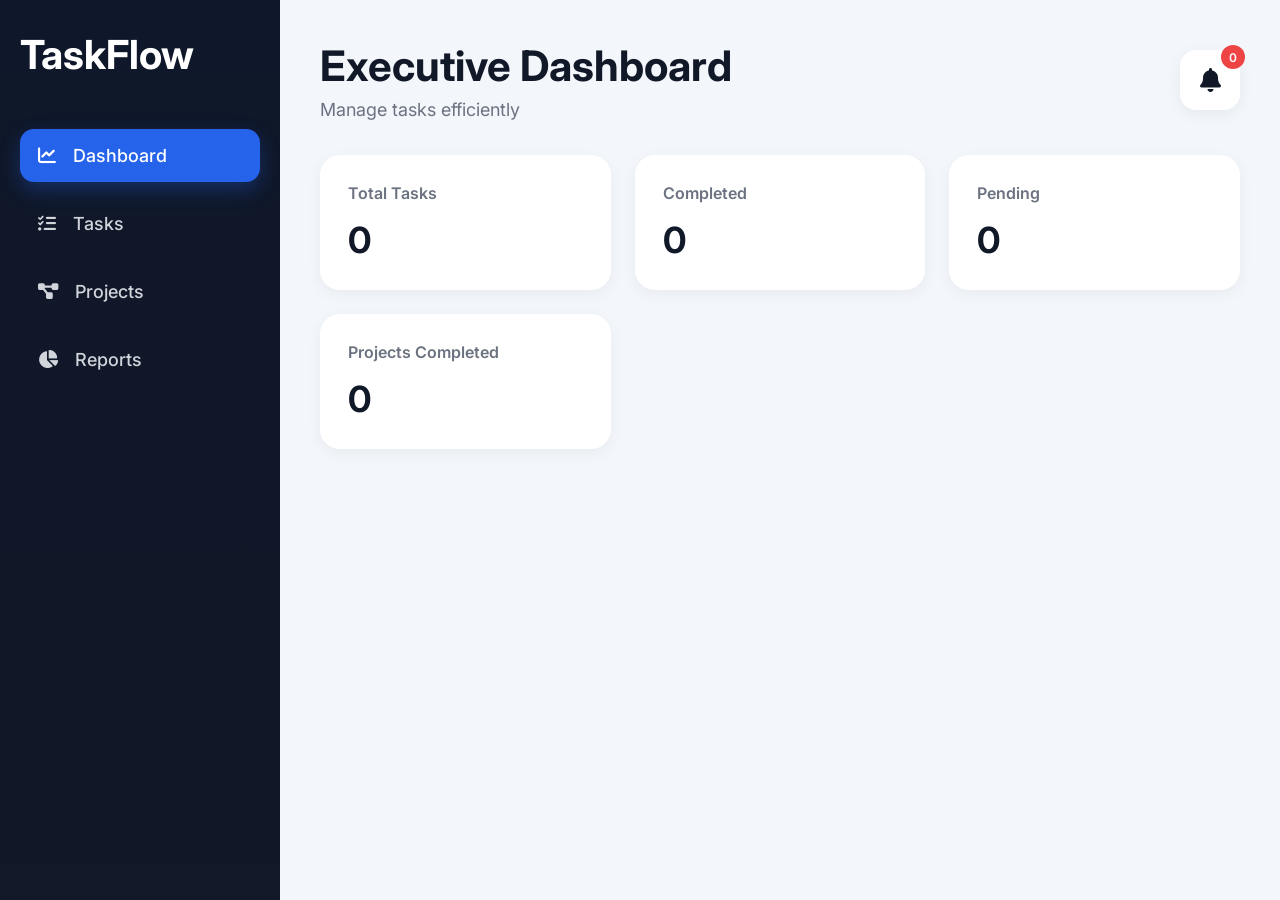
<file: index.html>
<!DOCTYPE html>
<html lang="en">
<head>
  <meta charset="UTF-8">
  <meta name="viewport" content="width=device-width, initial-scale=1.0">
  <title>Executive Dashboard</title>

  <link rel="stylesheet" href="css/style.css">

 <link
rel="stylesheet"
href="https://cdnjs.cloudflare.com/ajax/libs/font-awesome/6.5.1/css/all.min.css"
/>
</head>

<body>
<div class="page-content">
<div class="container">

  <!-- Sidebar -->
  <aside class="sidebar">

    <h2>TaskFlow</h2>

   <nav>

<a href="index.html" class="menu-link active">
<i class="fa-solid fa-chart-line"></i>
Dashboard
</a>

<a href="tasks.html" class="menu-link">
<i class="fa-solid fa-list-check"></i>
Tasks
</a>

<a href="projects.html" class="menu-link">
<i class="fa-solid fa-diagram-project"></i>
Projects
</a>

<a href="reports.html" class="menu-link">
<i class="fa-solid fa-chart-pie"></i>
Reports
</a>

</nav>

  </aside>

  <!-- Main -->
  <main class="main-content">

    <header class="topbar">

      <div>
        <h1>Executive Dashboard</h1>
        <p>Manage tasks efficiently</p>
      </div>

      <div class="notification">
        <i class="fa-solid fa-bell"></i>
        <span id="notificationCount">0</span>
      </div>

    </header>

    <!-- KPI -->
    <section class="kpi-grid">

      <div class="card">
        <h3>Total Tasks</h3>
        <h2 id="totalTasks">0</h2>
      </div>

      <div class="card">
        <h3>Completed</h3>
        <h2 id="completedTasks">0</h2>
      </div>

      <div class="card">
        <h3>Pending</h3>
        <h2 id="pendingTasks">0</h2>
      </div>

      <div class="card">
        <h3>Projects Completed</h3>
        <h2 id="projectCompleted">0</h2>
      </div>

    </section>

  </main>

</div>
</div>
<script src="js/app.js"></script>

</body>
</html>
</file>
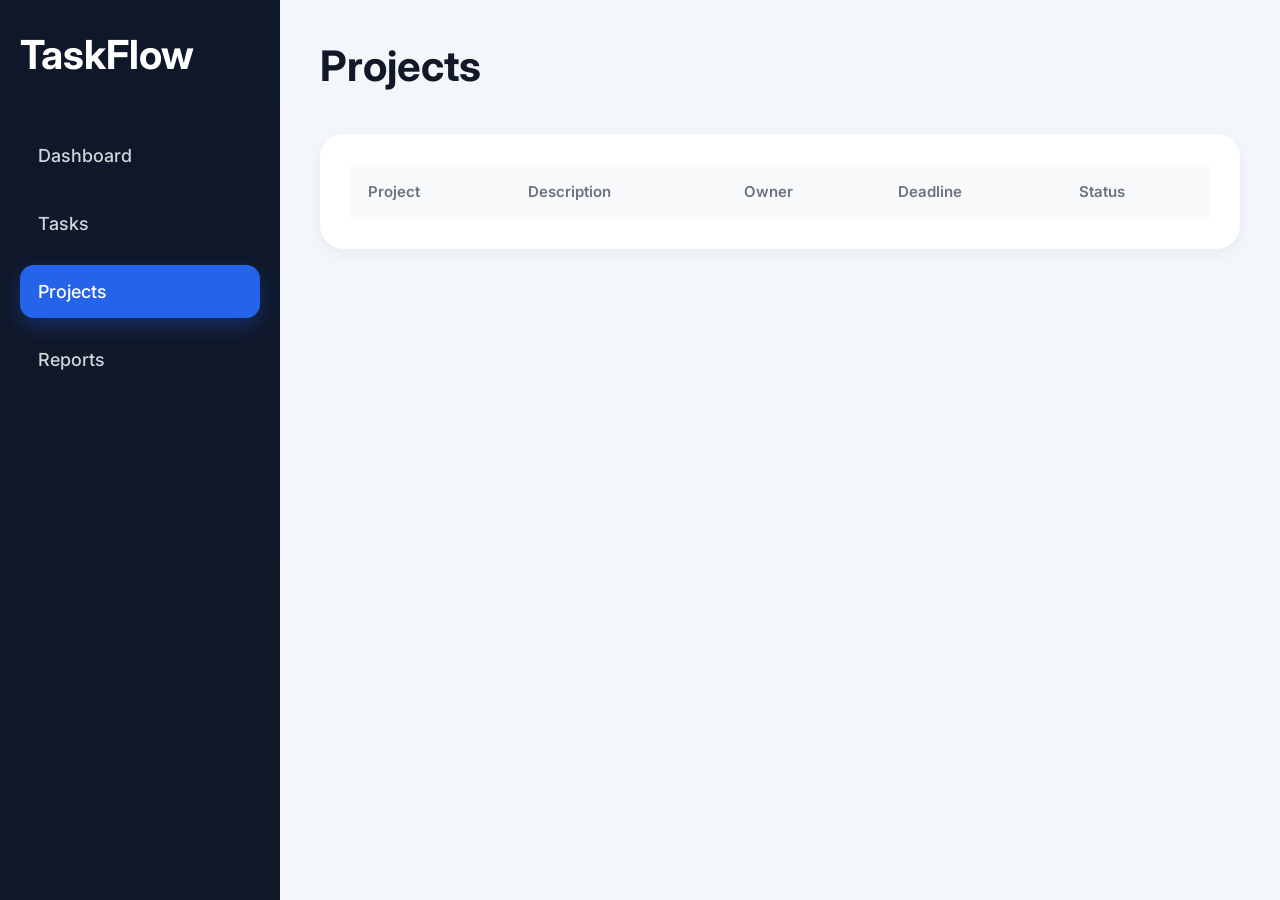
<file: project.html>
<!DOCTYPE html>
<html lang="en">
<head>
  <meta charset="UTF-8">
  <meta name="viewport" content="width=device-width, initial-scale=1.0">

  <title>Projects</title>

  <link rel="stylesheet" href="css/style.css">
</head>

<body>

<div class="container">

  <aside class="sidebar">

    <h2>TaskFlow</h2>

    <nav>

      <a href="index.html" class="menu-link">
        Dashboard
      </a>

      <a href="tasks.html" class="menu-link">
        Tasks
      </a>

      <a href="projects.html" class="menu-link active">
        Projects
      </a>

      <a href="reports.html" class="menu-link">
        Reports
      </a>

    </nav>

  </aside>

  <main class="main-content">

    <header class="topbar">
      <h1>Projects</h1>
    </header>

    <section class="table-section">

      <table>

        <thead>

          <tr>
            <th>Project</th>
            <th>Description</th>
            <th>Owner</th>
            <th>Deadline</th>
            <th>Status</th>
          </tr>

        </thead>

        <tbody id="projectTableBody"></tbody>

      </table>

    </section>

  </main>

</div>

<script src="js/projects.js"></script>

</body>
</html>
</file>
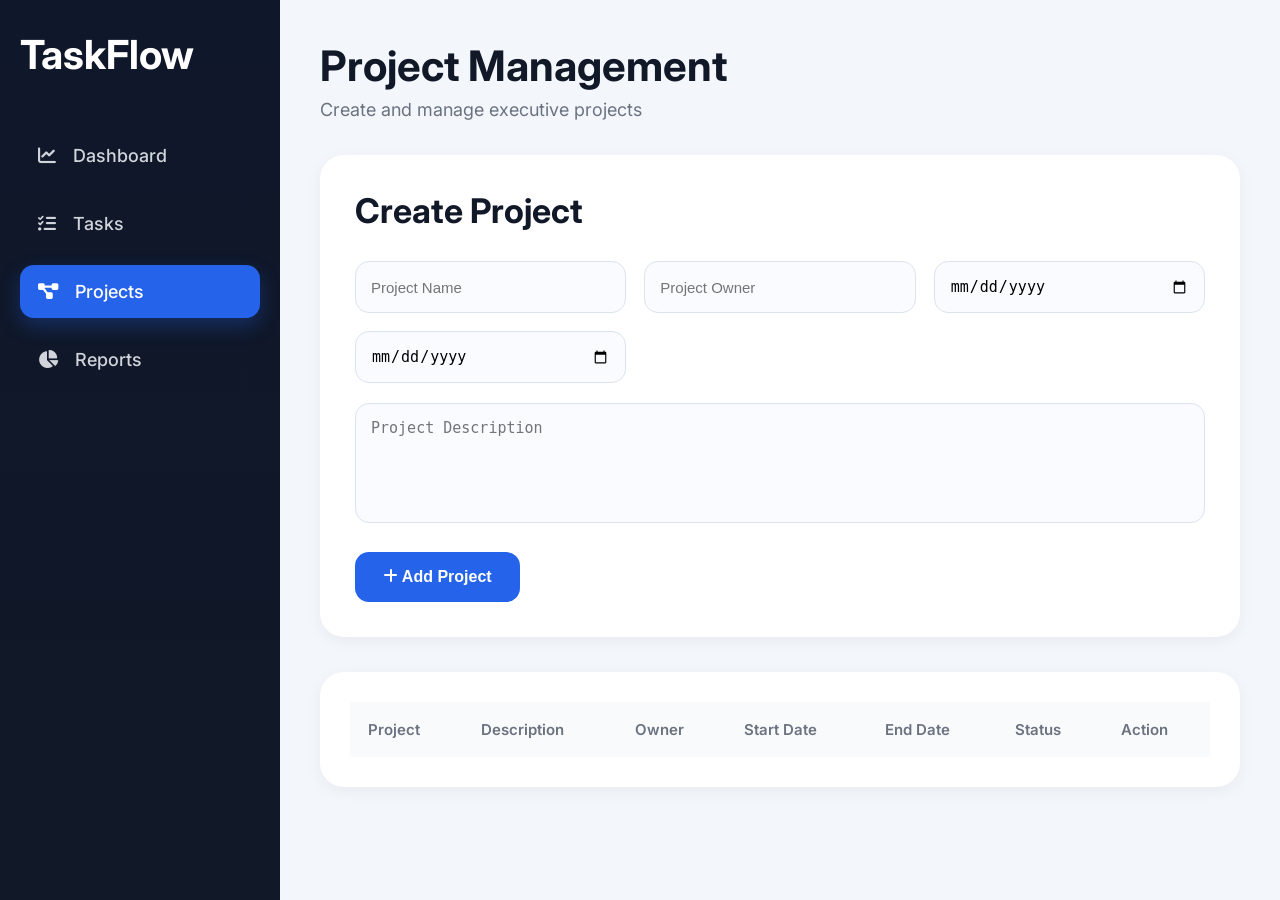
<file: projects.html>
<!DOCTYPE html>
<html lang="en">

<head>

  <meta charset="UTF-8">
  <meta name="viewport" content="width=device-width, initial-scale=1.0">

  <title>Projects</title>

  <link rel="stylesheet" href="css/style.css">

  <link
    rel="stylesheet"
    href="https://cdnjs.cloudflare.com/ajax/libs/font-awesome/6.5.1/css/all.min.css"
  />

</head>

<body>

<div class="container">

  <!-- Sidebar -->

  <aside class="sidebar">

    <h2>TaskFlow</h2>

    <nav>

      <a href="index.html" class="menu-link">
        <i class="fa-solid fa-chart-line"></i>
        Dashboard
      </a>

      <a href="tasks.html" class="menu-link">
        <i class="fa-solid fa-list-check"></i>
        Tasks
      </a>

      <a href="projects.html" class="menu-link active">
        <i class="fa-solid fa-diagram-project"></i>
        Projects
      </a>

      <a href="reports.html" class="menu-link">
        <i class="fa-solid fa-chart-pie"></i>
        Reports
      </a>

    </nav>

  </aside>

  <!-- Main -->

  <main class="main-content">

    <div class="page-content">

      <!-- Header -->

      <header class="topbar">

        <div>
          <h1>Project Management</h1>
          <p>Create and manage executive projects</p>
        </div>

      </header>

      <!-- Project Form -->

      <section class="task-form-container">

        <h2>Create Project</h2>

        <form id="projectForm">

          <div class="grid">

            <input
              type="text"
              id="projectName"
              placeholder="Project Name"
              required
            >

            <input
              type="text"
              id="projectOwner"
              placeholder="Project Owner"
              required
            >

            <input
              type="date"
              id="projectStartDate"
              required
            >

            <input
              type="date"
              id="projectEndDate"
              required
            >

          </div>

          <textarea
            id="projectDescription"
            placeholder="Project Description"
          ></textarea>

          <button type="submit" class="primary-btn">

            <i class="fa-solid fa-plus"></i>
            Add Project

          </button>

        </form>

      </section>

      <!-- Project Table -->

      <section class="table-section">

        <table>

          <thead>

            <tr>

              <th>Project</th>
              <th>Description</th>
              <th>Owner</th>
              <th>Start Date</th>
              <th>End Date</th>
              <th>Status</th>
              <th>Action</th>

            </tr>

          </thead>

          <tbody id="projectTableBody"></tbody>

        </table>

      </section>

    </div>

  </main>

</div>

<script src="js/projects.js"></script>

</body>
</html>
</file>
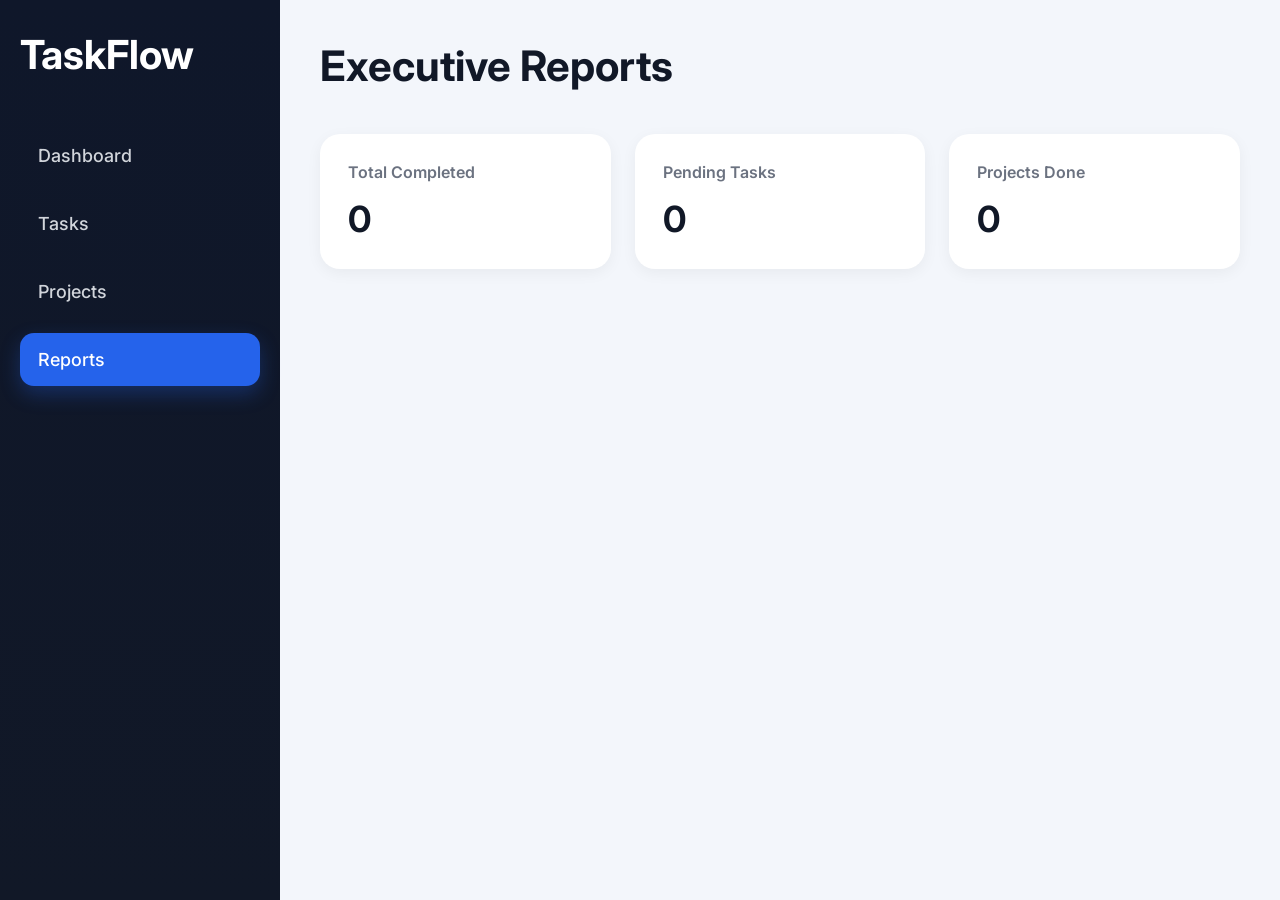
<file: reports.html>
<!DOCTYPE html>
<html lang="en">
<head>
  <meta charset="UTF-8">
  <meta name="viewport" content="width=device-width, initial-scale=1.0">

  <title>Reports</title>

  <link rel="stylesheet" href="css/style.css">
</head>

<body>

<div class="container">

  <aside class="sidebar">

    <h2>TaskFlow</h2>

    <nav>

      <a href="index.html" class="menu-link">
        Dashboard
      </a>

      <a href="tasks.html" class="menu-link">
        Tasks
      </a>

      <a href="projects.html" class="menu-link">
        Projects
      </a>

      <a href="reports.html" class="menu-link active">
        Reports
      </a>

    </nav>

  </aside>

  <main class="main-content">

    <header class="topbar">
      <h1>Executive Reports</h1>
    </header>

    <section class="kpi-grid">

      <div class="card">
        <h3>Total Completed</h3>
        <h2 id="reportCompleted">0</h2>
      </div>

      <div class="card">
        <h3>Pending Tasks</h3>
        <h2 id="reportPending">0</h2>
      </div>

      <div class="card">
        <h3>Projects Done</h3>
        <h2 id="reportProjects">0</h2>
      </div>

    </section>

  </main>

</div>

<script src="js/reports.js"></script>

</body>
</html>
</file>
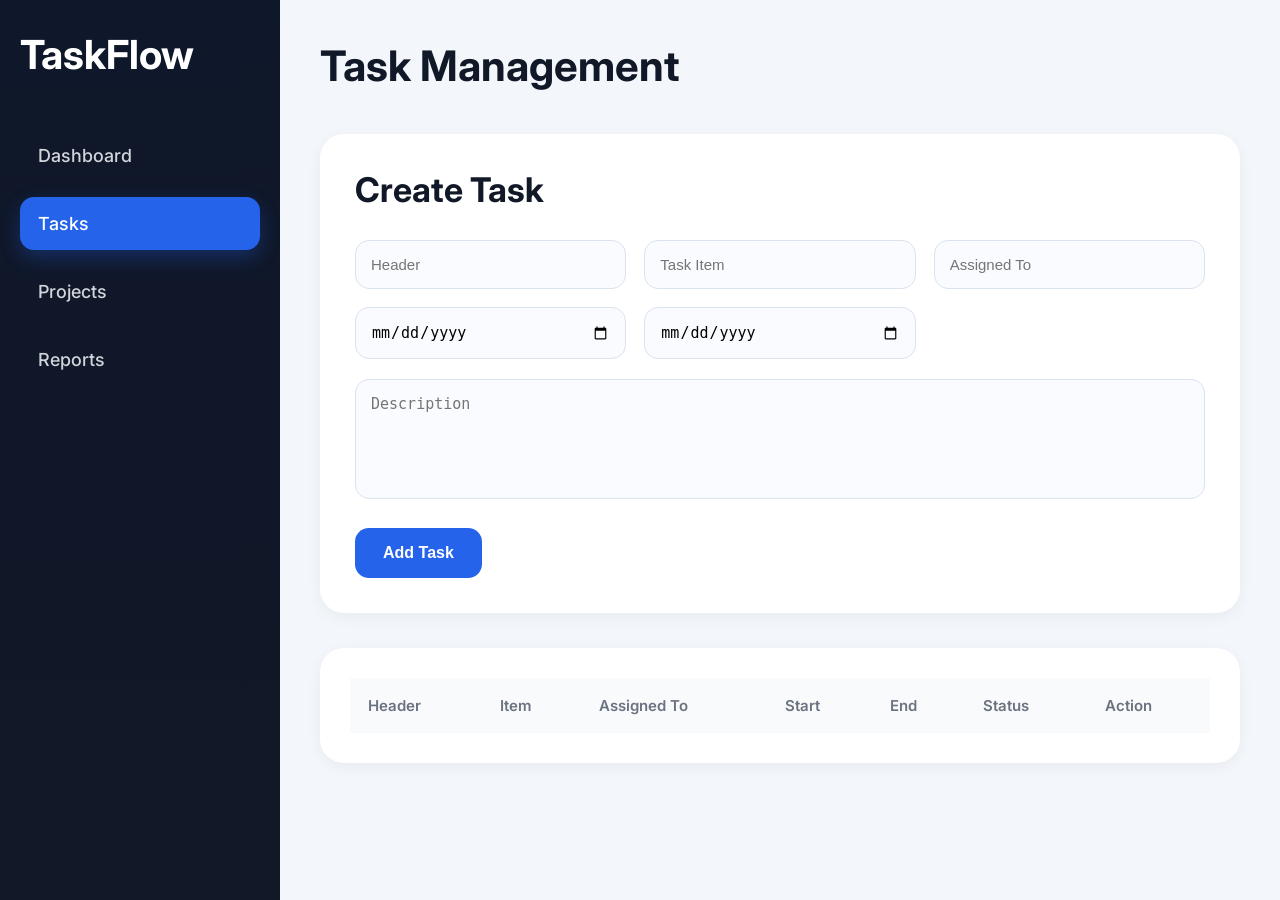
<file: task.html>
<!DOCTYPE html>
<html lang="en">
<head>
  <meta charset="UTF-8">
  <meta name="viewport" content="width=device-width, initial-scale=1.0">

  <title>Tasks</title>

  <link rel="stylesheet" href="css/style.css">

  <link
    rel="stylesheet"
    href="https://cdnjs.cloudflare.com/ajax/libs/font-awesome/6.5.1/css/all.min.css"
  />
</head>

<body>

<div class="container">

  <aside class="sidebar">

    <h2>TaskFlow</h2>

    <nav>

      <a href="index.html" class="menu-link">
        Dashboard
      </a>

      <a href="tasks.html" class="menu-link active">
        Tasks
      </a>

      <a href="projects.html" class="menu-link">
        Projects
      </a>

      <a href="reports.html" class="menu-link">
        Reports
      </a>

    </nav>

  </aside>

  <main class="main-content">

    <header class="topbar">
      <h1>Task Management</h1>
    </header>

    <!-- Form -->
    <section class="task-form-container">

      <h2>Create Task</h2>

      <form id="taskForm">

        <div class="grid">

          <input type="text" id="header" placeholder="Header" required>

          <input type="text" id="item" placeholder="Task Item" required>

          <input type="text" id="assignedTo" placeholder="Assigned To">

          <input type="date" id="startDate">

          <input type="date" id="endDate">

        </div>

        <textarea
          id="description"
          placeholder="Description"
        ></textarea>

        <button type="submit" class="primary-btn">
          Add Task
        </button>

      </form>

    </section>

    <!-- Table -->
    <section class="table-section">

      <table>

        <thead>

          <tr>
            <th>Header</th>
            <th>Item</th>
            <th>Assigned To</th>
            <th>Start</th>
            <th>End</th>
            <th>Status</th>
            <th>Action</th>
          </tr>

        </thead>

        <tbody id="taskTableBody"></tbody>

      </table>

    </section>

  </main>

</div>

<script src="js/tasks.js"></script>

</body>
</html>
</file>
<file: css/style.css>
@import url('https://fonts.googleapis.com/css2?family=Inter:wght@400;500;600;700&display=swap');

*{
    margin:0;
    padding:0;
    box-sizing:border-box;
}

.page-content{
    animation:fadeIn 0.4s ease;
}

@keyframes fadeIn{
    from{
        opacity:0;
        transform:translateY(10px);
    }

    to{
        opacity:1;
        transform:translateY(0);
    }
}

body{
    font-family:'Inter',sans-serif;
    background:#f3f6fb;
    color:#111827;
}

/* Layout */

.container{
    display:flex;
    min-height:100vh;
}

/* Sidebar */

.sidebar{
    width:280px;
    background:linear-gradient(180deg,#0f172a,#111827);
    color:white;
    padding:30px 20px;
    position:fixed;
    top:0;
    left:0;
    bottom:0;
}

.sidebar h2{
    font-size:40px;
    font-weight:700;
    margin-bottom:50px;
}

.sidebar nav{
    display:flex;
    flex-direction:column;
    gap:15px;
}

.menu-link{
    text-decoration:none;
    color:#d1d5db;
    padding:16px 18px;
    border-radius:14px;
    font-size:18px;
    font-weight:500;
    transition:0.3s;
}

.menu-link:hover{
    background:#1e293b;
    color:white;
}

.menu-link.active{
    background:#2563eb;
    color:white;
    box-shadow:0 8px 20px rgba(37,99,235,0.3);
}

/* Main */

.main-content{
    margin-left:280px;
    width:100%;
    padding:40px;
}

/* Header */

.topbar{
    display:flex;
    justify-content:space-between;
    align-items:center;
    margin-bottom:35px;
}

.topbar h1{
    font-size:42px;
    font-weight:700;
    margin-bottom:8px;
}

.topbar p{
    color:#6b7280;
    font-size:18px;
}

/* Notification */

.notification{
    position:relative;
    background:white;
    width:60px;
    height:60px;
    border-radius:16px;
    display:flex;
    justify-content:center;
    align-items:center;
    font-size:24px;
    box-shadow:0 4px 15px rgba(0,0,0,0.06);
}

.notification span{
    position:absolute;
    top:-5px;
    right:-5px;
    background:#ef4444;
    color:white;
    width:24px;
    height:24px;
    border-radius:50%;
    display:flex;
    justify-content:center;
    align-items:center;
    font-size:12px;
    font-weight:600;
}

/* KPI Cards */

.kpi-grid{
    display:grid;
    grid-template-columns:repeat(auto-fit,minmax(240px,1fr));
    gap:24px;
    margin-bottom:35px;
}

.card{
    background:white;
    border-radius:20px;
    padding:28px;
    box-shadow:0 4px 15px rgba(0,0,0,0.05);
    transition:0.3s;
}

.card:hover{
    transform:translateY(-4px);
}

.card h3{
    color:#6b7280;
    margin-bottom:15px;
    font-size:16px;
    font-weight:600;
}

.card h2{
    font-size:36px;
    font-weight:700;
}

/* Form */

.task-form-container{
    background:white;
    border-radius:24px;
    padding:35px;
    margin-bottom:35px;
    box-shadow:0 4px 15px rgba(0,0,0,0.05);
}

.task-form-container h2{
    font-size:34px;
    margin-bottom:30px;
}

/* Grid */

.grid{
    display:grid;
    grid-template-columns:repeat(auto-fit,minmax(220px,1fr));
    gap:18px;
}

/* Inputs */

input,
textarea,
select{
    width:100%;
    border:1px solid #dbe3ef;
    background:#f9fbff;
    padding:15px;
    border-radius:14px;
    font-size:15px;
    transition:0.3s;
}

input:focus,
textarea:focus,
select:focus{
    outline:none;
    border-color:#2563eb;
    background:white;
    box-shadow:0 0 0 4px rgba(37,99,235,0.1);
}

textarea{
    margin-top:20px;
    min-height:120px;
    resize:none;
}

/* Buttons */

.primary-btn{
    margin-top:25px;
    background:#2563eb;
    color:white;
    border:none;
    padding:16px 28px;
    border-radius:14px;
    font-size:16px;
    font-weight:600;
    cursor:pointer;
    transition:0.3s;
}

.primary-btn:hover{
    background:#1d4ed8;
    transform:translateY(-2px);
}

.delete-btn{
    background:#ef4444;
    color:white;
    border:none;
    padding:10px 16px;
    border-radius:10px;
    cursor:pointer;
    transition:0.3s;
    font-weight:600;
}

.delete-btn:hover{
    background:#dc2626;
}

/* Table */

.table-section{
    background:white;
    border-radius:24px;
    padding:30px;
    box-shadow:0 4px 15px rgba(0,0,0,0.05);
    overflow-x:auto;
}

table{
    width:100%;
    border-collapse:collapse;
}

thead{
    background:#f9fafb;
}

th{
    text-align:left;
    padding:18px;
    color:#6b7280;
    font-size:15px;
    font-weight:600;
}

td{
    padding:20px 18px;
    border-bottom:1px solid #f1f5f9;
    font-size:15px;
}

tbody tr{
    transition:0.3s;
}

tbody tr:hover{
    background:#f8fbff;
}

/* Status */

.status-complete{
    color:#16a34a;
    font-weight:700;
}

.status-pending{
    color:#f59e0b;
    font-weight:700;
}

/* Checkbox */

input[type='checkbox']{
    width:18px;
    height:18px;
    cursor:pointer;
}

/* Reports */

.report-grid{
    display:grid;
    grid-template-columns:repeat(auto-fit,minmax(280px,1fr));
    gap:24px;
}

.menu-link i{
    margin-right:12px;
}

/* Mobile */

@media(max-width:992px){

    .sidebar{
        width:100%;
        height:auto;
        position:relative;
    }

    .main-content{
        margin-left:0;
        padding:25px;
    }

    .topbar{
        flex-direction:column;
        align-items:flex-start;
        gap:20px;
    }

    .topbar h1{
        font-size:32px;
    }

    .sidebar h2{
        font-size:32px;
    }

    .menu-link{
        font-size:16px;
    }
}

@media(max-width:600px){

    .task-form-container,
    .table-section,
    .card{
        padding:20px;
    }

    .topbar h1{
        font-size:28px;
    }

    .task-form-container h2{
        font-size:26px;
    }
}
</file>
